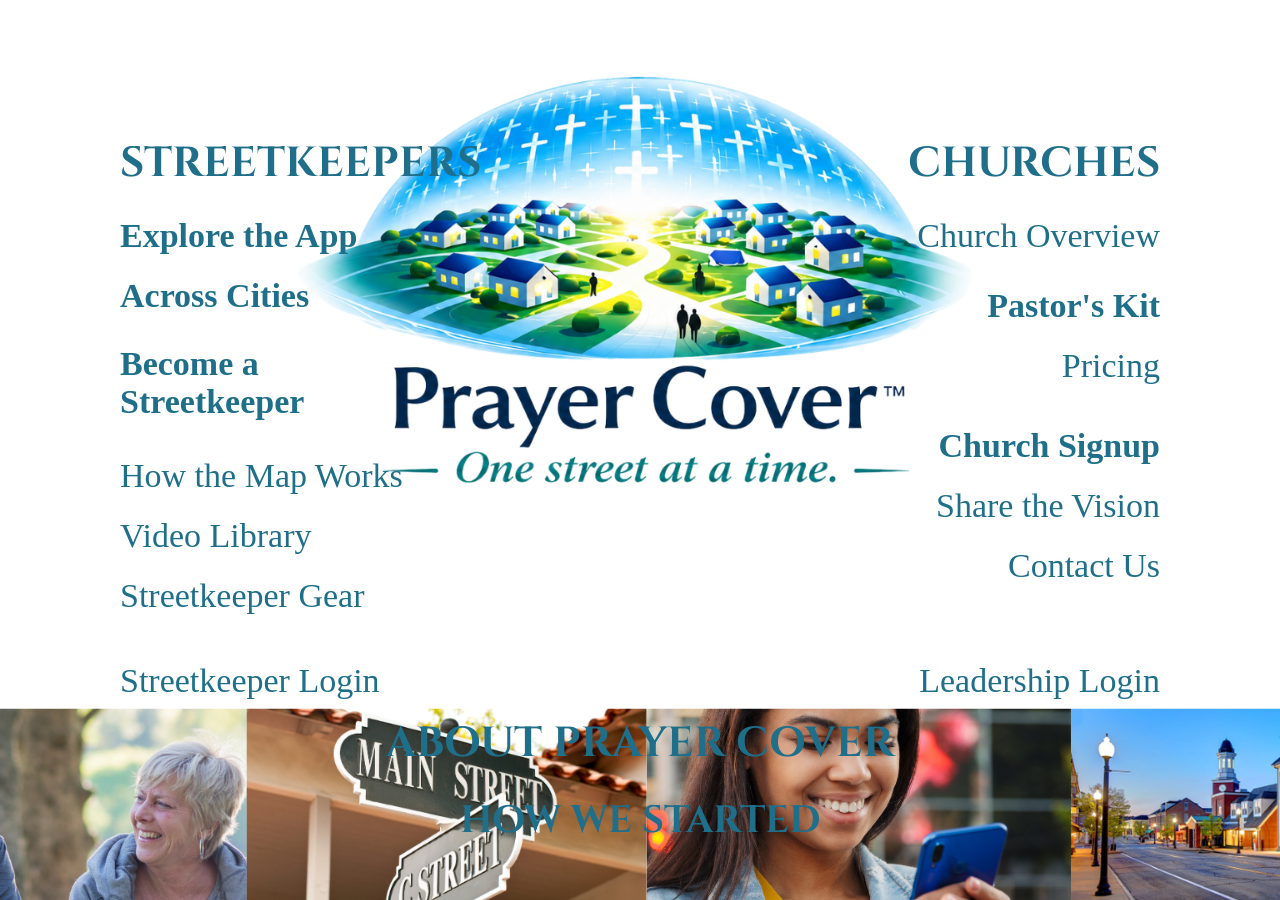
<file: index.html>
<!DOCTYPE html>
<html lang="en">
<head>
  <meta charset="UTF-8">
  <meta
    name="viewport"
    content="width=device-width, initial-scale=1.0"
  >

  <title>Prayer Cover</title>

  <link
    rel="preconnect"
    href="https://fonts.googleapis.com"
  >

  <link
    rel="preconnect"
    href="https://fonts.gstatic.com"
    crossorigin
  >

  <link
    href="https://fonts.googleapis.com/css2?family=Cinzel:wght@400;500;600&display=swap"
    rel="stylesheet"
  >

  <link
    rel="stylesheet"
    href="style.css"
  >
</head>

<body>

  <div class="homePage">

    <!-- ======================================
         STREETKEEPERS
    ======================================= -->

    <div class="streetkeepersHeader">
      <strong>STREETKEEPERS</strong>
    </div>

<a
  class="exploreAppItem"
  href="https://app.joinprayercover.com/?mode=explorer"
>
  <strong>Explore the App</strong>
</a>

   <a
  class="acrossCitiesItem"
  href="https://app.joinprayercover.com/?view=across-cities"
>
  <strong>Across Cities</strong>
</a>

    <div class="becomeStreetkeeperItem">
      <strong>
        Become a<br>
        Streetkeeper
      </strong>
    </div>

    <a
class="howMapWorksItem"
href="how-the-map-works.html"
>
How the Map Works
</a>

    <div class="videoLibraryItem">
      Video Library
    </div>

   <a
  class="streetkeeperGearItem"
  href="streetkeeper-gear.html"
>
  Streetkeeper Gear
</a>

    <div class="streetkeeperLoginItem">
      Streetkeeper Login
    </div>

    <!-- ======================================
         ABOUT PRAYER COVER and 
        HOW WE STARTED
    ======================================= -->

   <a
class="aboutPrayerCoverHeader"
href="about-prayer-cover.html"
>
<strong>ABOUT PRAYER COVER</strong>
</a>

   <a
class="howWeStartedHeader"
href="how-we-started.html"
>
<strong>HOW WE STARTED</strong>
</a> 

    <!-- ======================================
         CHURCHES
    ======================================= -->

    <div class="churchesHeader">
      <strong>CHURCHES</strong>
    </div>

    <a
class="churchOverviewItem"
href="church-overview.html"
>
Church Overview
</a>

   <a
class="pastorKitItem"
href="pastor-kit.html"
>
<strong>Pastor's Kit</strong>
</a>

    <div class="pricingItem">
      Pricing
    </div>
     
    <div class="churchSignupItem">
      <strong>Church Signup</strong>
    </div>

    <div class="shareVisionItem">
      Share the Vision
    </div>

<a
class="contactUsItem"
href="contact-us.html"
>
Contact Us
</a>
    
    <div class="leadershipLoginItem">
      Leadership Login
    </div>

  </div>

  <script src="script.js"></script>

  
</body>
</html>
</file>
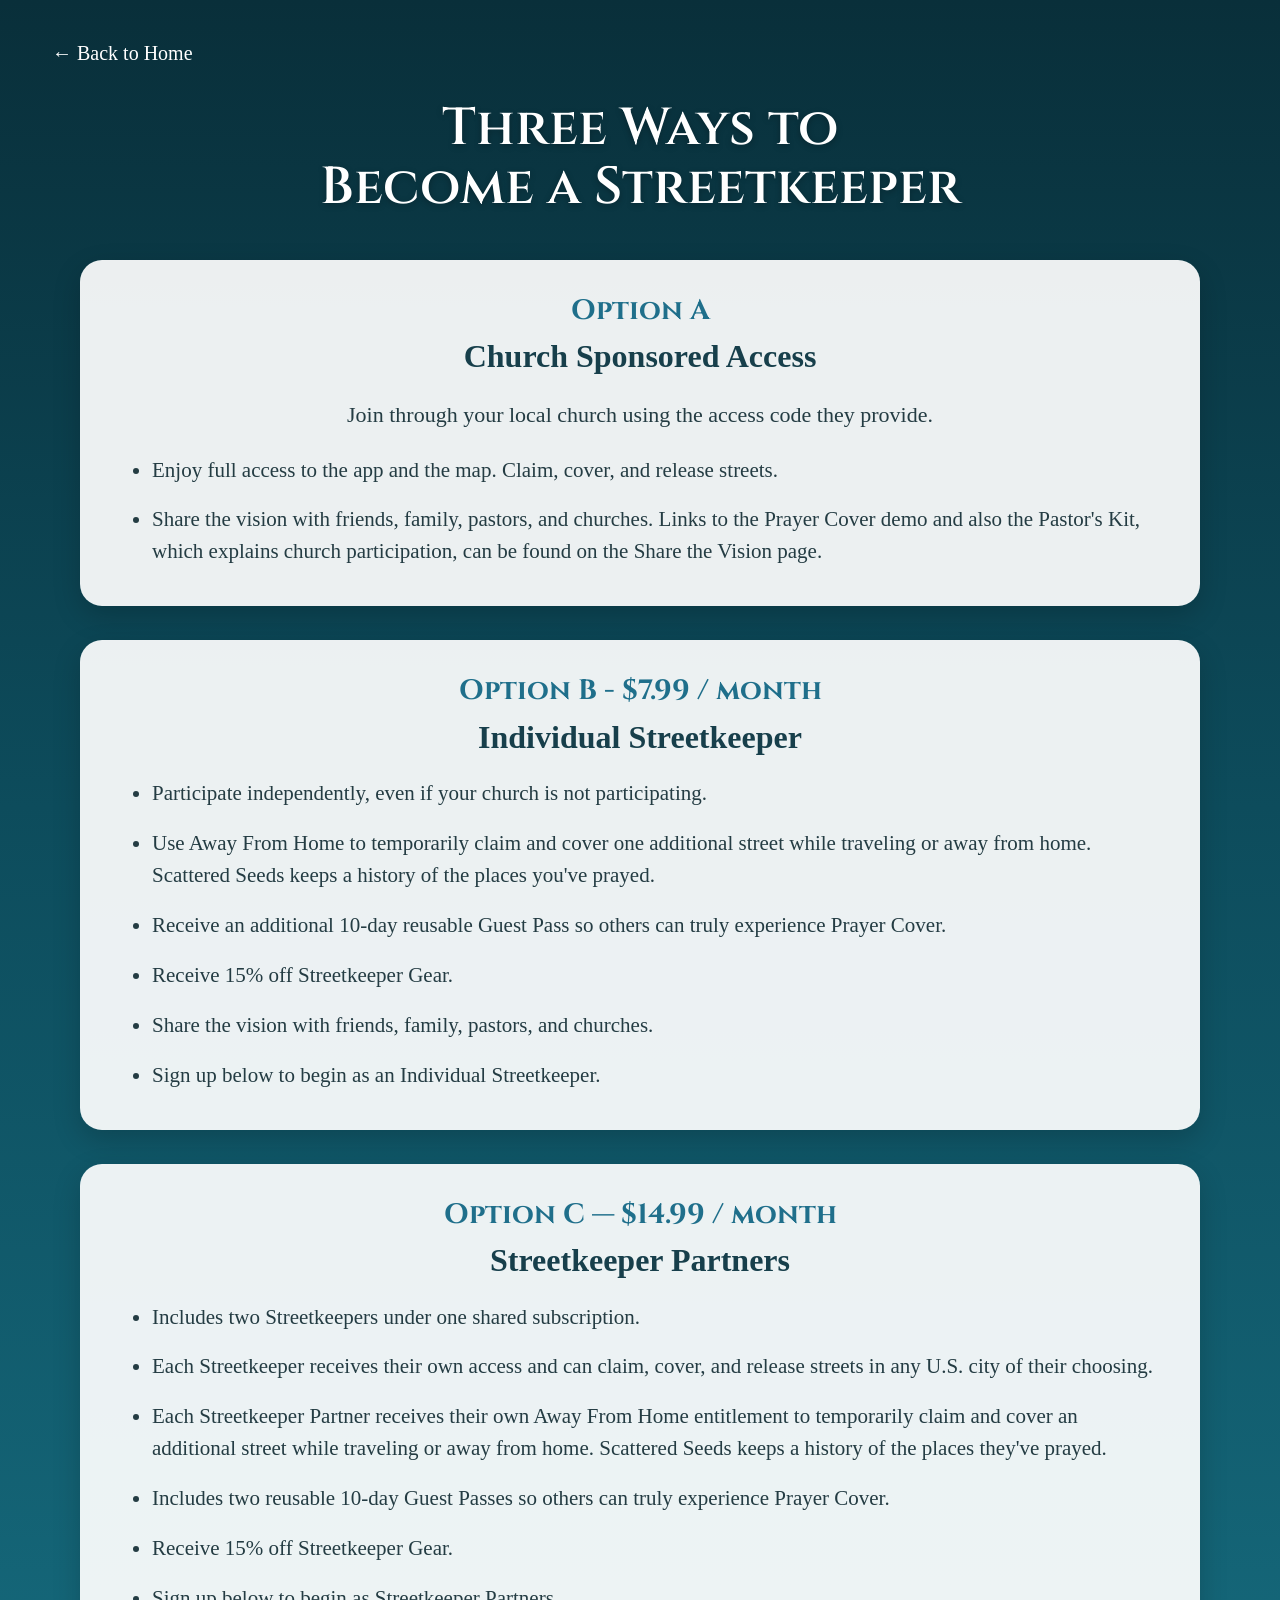
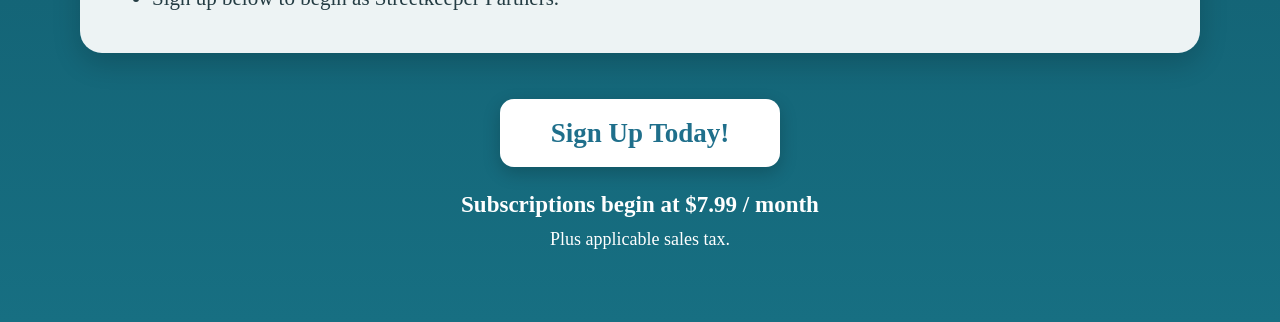
<file: become-a-streetkeeper.html>
<!DOCTYPE html>
<html lang="en">

<head>

  <meta charset="UTF-8">

  <meta
    name="viewport"
    content="width=device-width, initial-scale=1.0"
  >

  <title>
    Become a Streetkeeper | Prayer Cover
  </title>


  <link
    rel="preconnect"
    href="https://fonts.googleapis.com"
  >

  <link
    rel="preconnect"
    href="https://fonts.gstatic.com"
    crossorigin
  >

  <link
    href="https://fonts.googleapis.com/css2?family=Cinzel:wght@400;500;600;700&display=swap"
    rel="stylesheet"
  >


  <link
    rel="stylesheet"
    href="become-a-streetkeeper.css"
  >

</head>


<body>

  <div class="becomeStreetkeeperPage">


    <!-- ======================================
         BACK TO HOME
    ======================================= -->

    <a
      class="becomeStreetkeeperBackHomeLink"
      href="index.html"
    >
      ← Back to Home
    </a>


    <!-- ======================================
         PAGE CONTENT
    ======================================= -->

    <main class="becomeStreetkeeperContent">


      <!-- ======================================
           PAGE TITLE
      ======================================= -->

      <header class="becomeStreetkeeperHeader">

        <h1 class="becomeStreetkeeperTitle">
          Three Ways to<br>
          Become a Streetkeeper
        </h1>

      </header>


      <!-- ======================================
           OPTION A
      ======================================= -->

      <section class="becomeStreetkeeperOptionCard">

        <h2 class="becomeStreetkeeperOptionHeading">
          Option A
        </h2>

        <h3 class="becomeStreetkeeperOptionTitle">
          Church Sponsored Access
        </h3>

        <p class="becomeStreetkeeperOptionIntro">
          Join through your local church using the access code they provide.
        </p>

        <ul class="becomeStreetkeeperBenefits">

          <li>
            Enjoy full access to the app and the map. Claim, cover, and release streets.
          </li>

          <li>
            Share the vision with friends, family, pastors, and churches. Links to the Prayer Cover demo and also the Pastor's Kit, which explains church participation, can be found on the Share the Vision page.
          </li>

        </ul>

      </section>


      <!-- ======================================
           OPTION B
      ======================================= -->

      <section class="becomeStreetkeeperOptionCard">

        <h2 class="becomeStreetkeeperOptionHeading">
          Option B - $7.99 / month
        </h2>

        <h3 class="becomeStreetkeeperOptionTitle">
          Individual Streetkeeper
        </h3>

        <ul class="becomeStreetkeeperBenefits">

          <li>
            Participate independently, even if your church is not participating.
          </li>

          <li>
            Use Away From Home to temporarily claim and cover one additional street while traveling or away from home. Scattered Seeds keeps a history of the places you've prayed.
          </li>

          <li>
            Receive an additional 10-day reusable Guest Pass so others can truly experience Prayer Cover.
          </li>

          <li>
            Receive 15% off Streetkeeper Gear.
          </li>

          <li>
            Share the vision with friends, family, pastors, and churches.
          </li>

          <li>
            Sign up below to begin as an Individual Streetkeeper.
          </li>

        </ul>

      </section>


      <!-- ======================================
           OPTION C
      ======================================= -->

      <section class="becomeStreetkeeperOptionCard">

        <h2 class="becomeStreetkeeperOptionHeading">
          Option C — $14.99 / month
        </h2>

        <h3 class="becomeStreetkeeperOptionTitle">
          Streetkeeper Partners
        </h3>

        <ul class="becomeStreetkeeperBenefits">

          <li>
            Includes two Streetkeepers under one shared subscription.
          </li>

          <li>
            Each Streetkeeper receives their own access and can claim, cover, and release streets in any U.S. city of their choosing.
          </li>

          <li>
            Each Streetkeeper Partner receives their own Away From Home entitlement to temporarily claim and cover an additional street while traveling or away from home. Scattered Seeds keeps a history of the places they've prayed.
          </li>

          <li>
            Includes two reusable 10-day Guest Passes so others can truly experience Prayer Cover.
          </li>

          <li>
            Receive 15% off Streetkeeper Gear.
          </li>

          <li>
            Sign up below to begin as Streetkeeper Partners.
          </li>

        </ul>

      </section>


      <!-- ======================================
           SIGN UP
      ======================================= -->

      <section class="becomeStreetkeeperSignup">

        <button
          type="button"
          class="becomeStreetkeeperSignupButton"
        >
          Sign Up Today!
        </button>

        <p class="becomeStreetkeeperSignupPrice">
          Subscriptions begin at $7.99 / month
        </p>

        <p class="becomeStreetkeeperSalesTax">
          Plus applicable sales tax.
        </p>

      </section>


    </main>

  </div>

</body>

</html>
</file>
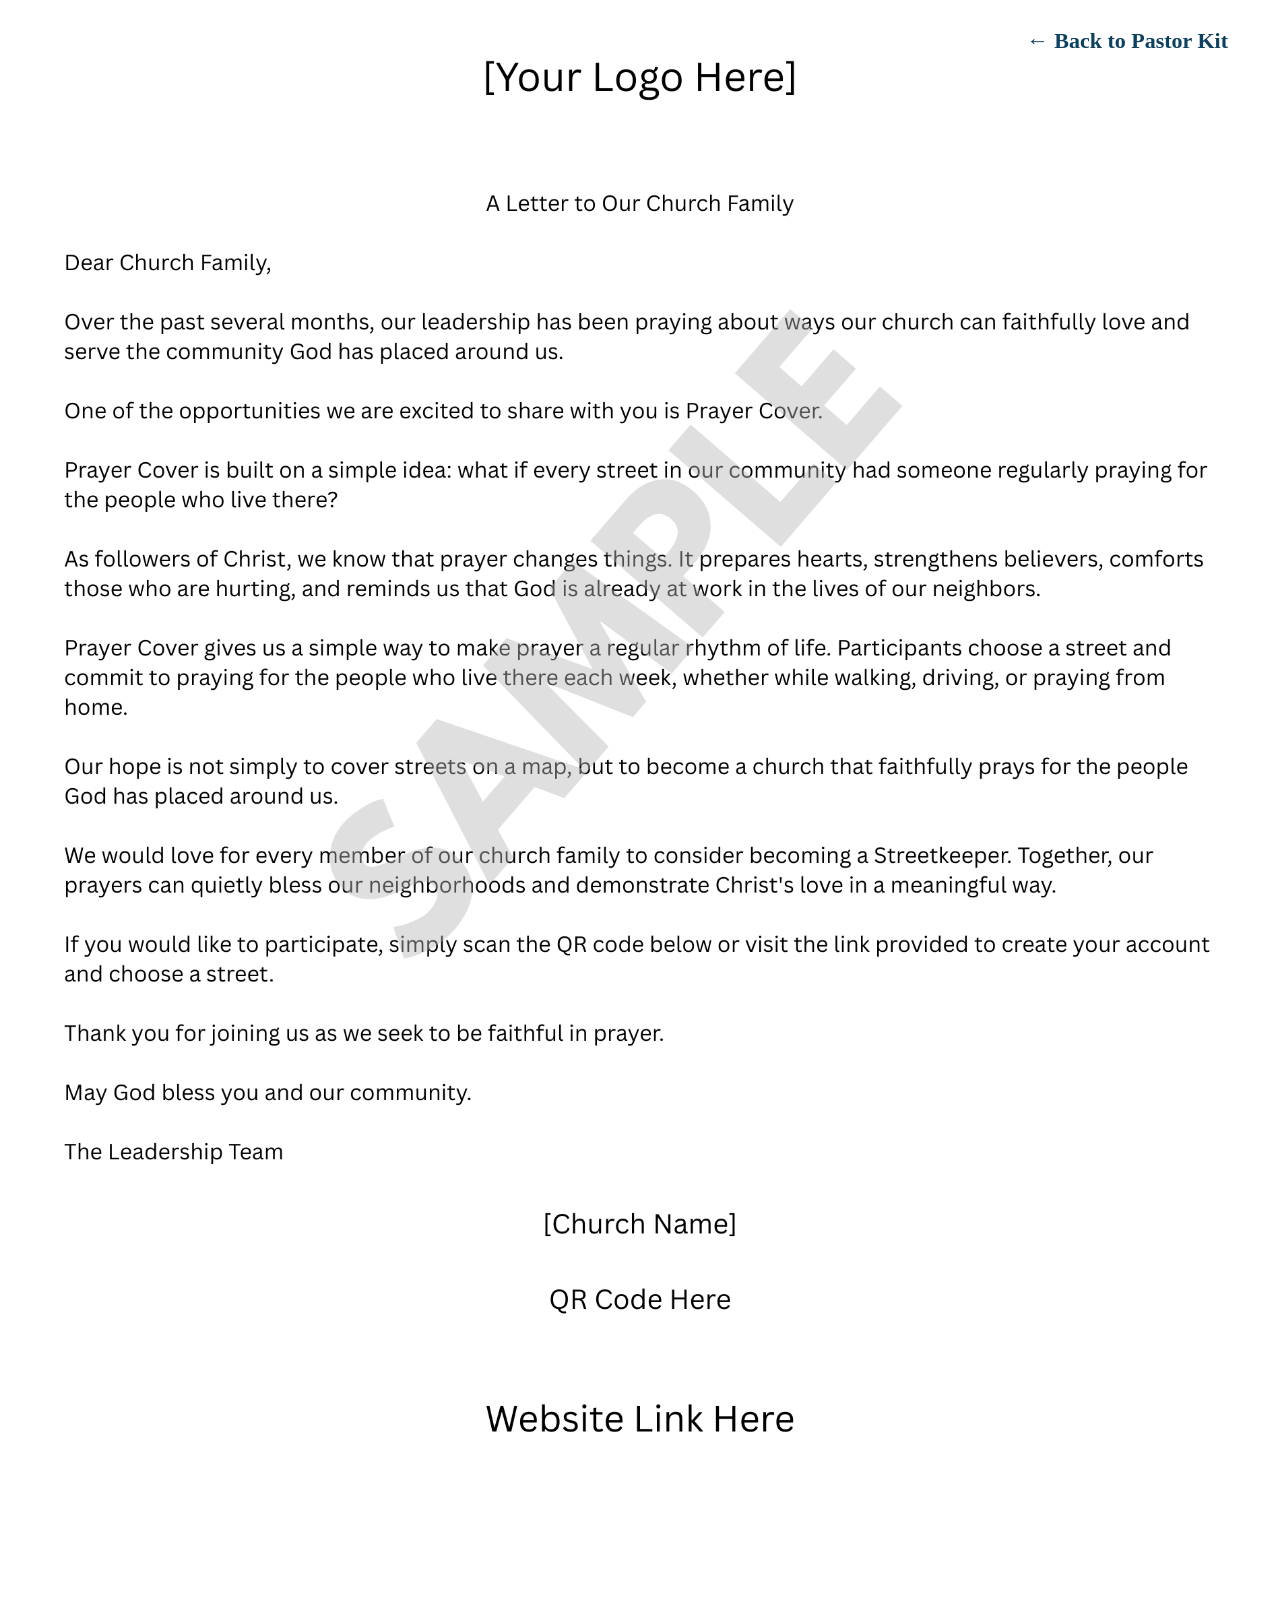
<file: church-member-invitation-letter.html>
<!DOCTYPE html>
<html lang="en">
<head>

<meta charset="UTF-8">

<meta
name="viewport"
content="width=device-width, initial-scale=1.0"
>

<title>
Church Member Invitation Letter
</title>

<link
rel="stylesheet"
href="church-member-invitation-letter.css"
>

</head>

<body>

<div class="churchMemberInvitationPage">

<a
class="churchMemberInvitationBackLink"
href="pastor-kit.html"
>
← Back to Pastor Kit
</a>

</div>

</body>
</html>
</file>
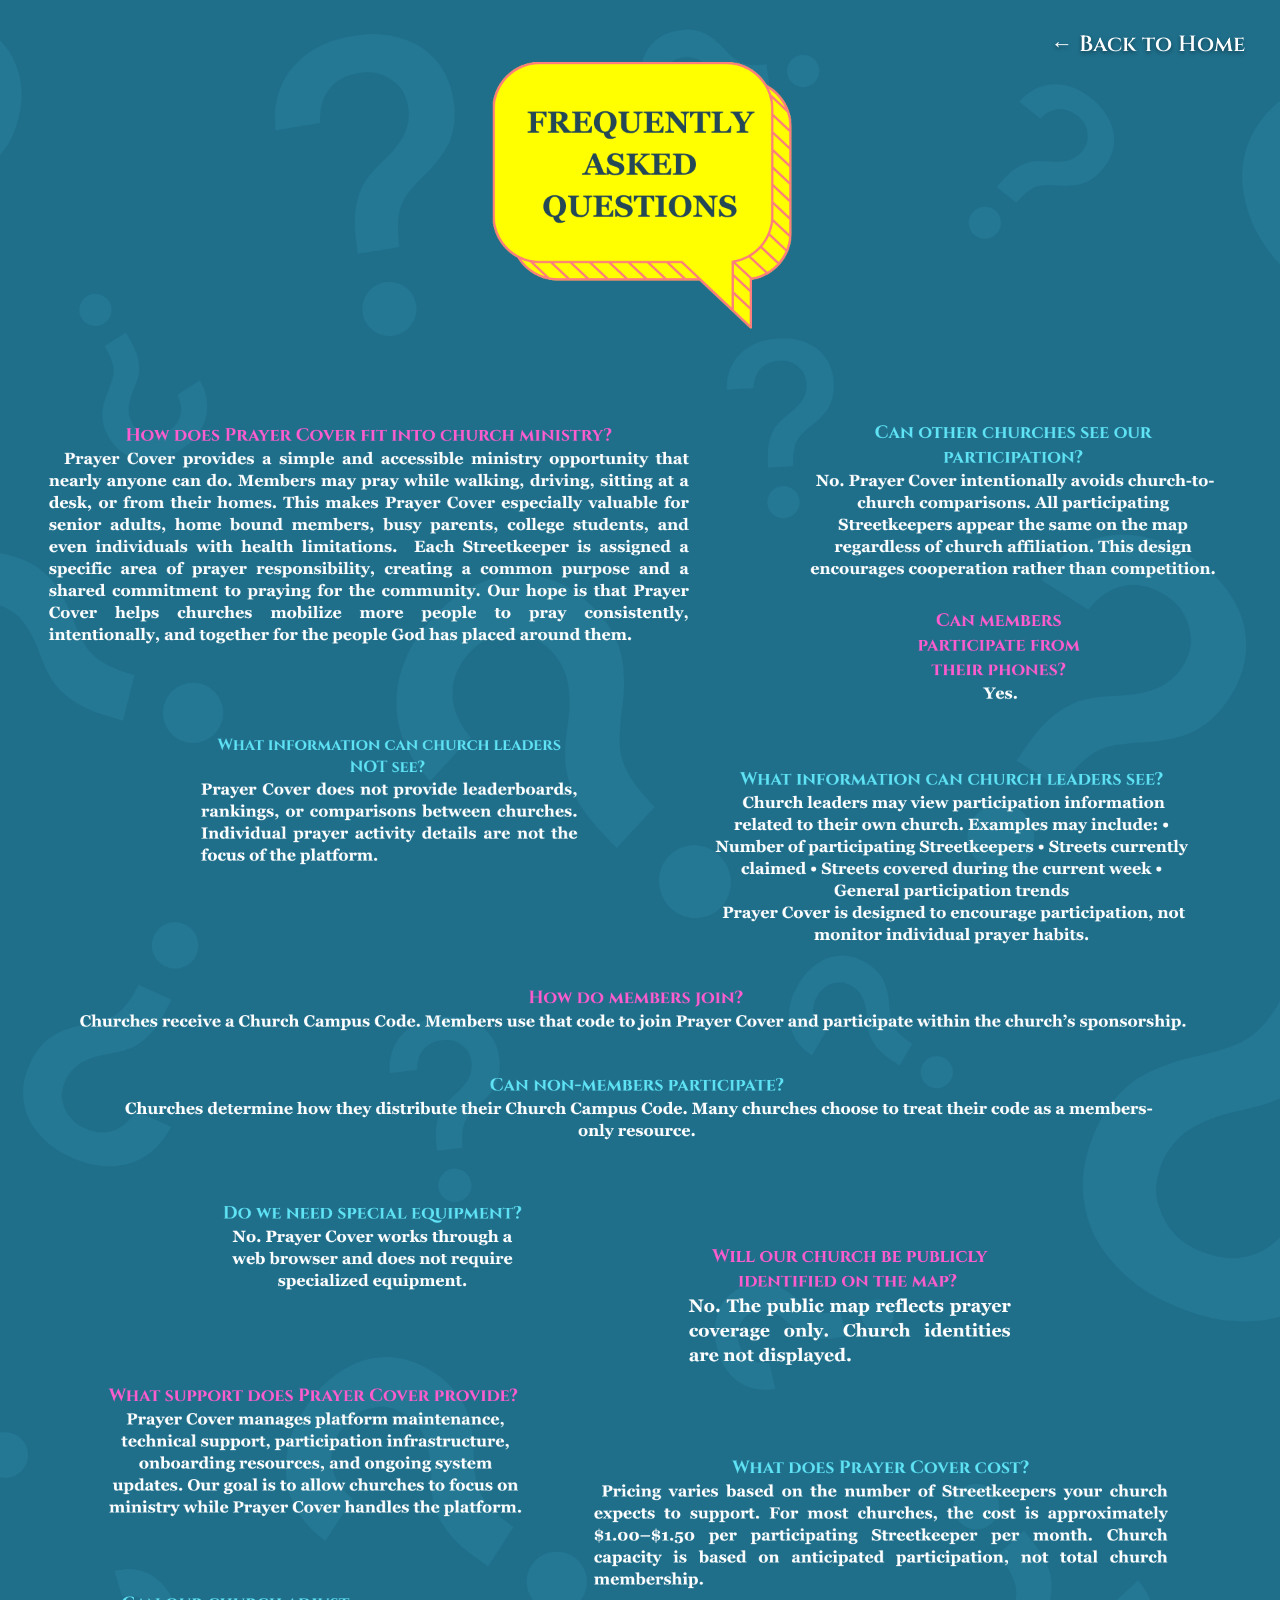
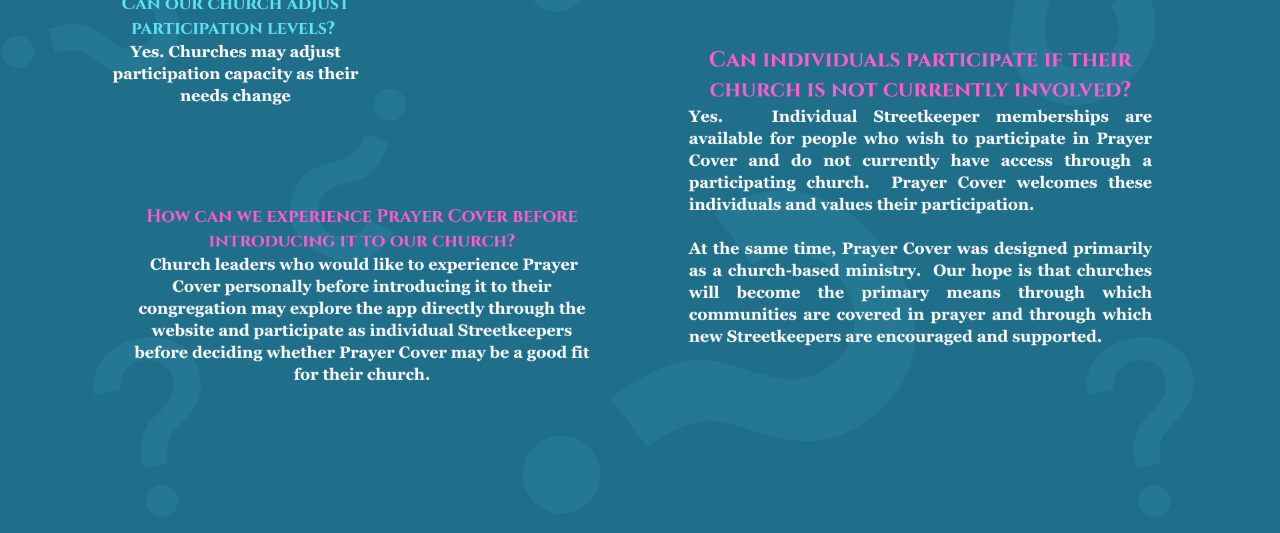
<file: pastor-kit-faq.html>
<!DOCTYPE html>
<html lang="en">
<head>
<meta charset="UTF-8">
<meta name="viewport" content="width=device-width, initial-scale=1.0">

<title>Pastor's Kit FAQ</title>

<link rel="preconnect" href="https://fonts.googleapis.com">
<link rel="preconnect" href="https://fonts.gstatic.com" crossorigin>
<link href="https://fonts.googleapis.com/css2?family=Cinzel:wght@400;500;600&display=swap" rel="stylesheet">

<link rel="stylesheet" href="pastor-kit-faq.css">
</head>

<body>
<div class="pastorFaqPage">

<a class="pastorFaqBackHomeLink" href="index.html">
← Back to Home
</a>

<img
src="JOINPRAYERCOVER-PASTOR-KIT-FAQ.png"
alt="Pastor's Kit FAQ"
class="pastorFaqImage"
>

</div>
</body>
</html>
</file>
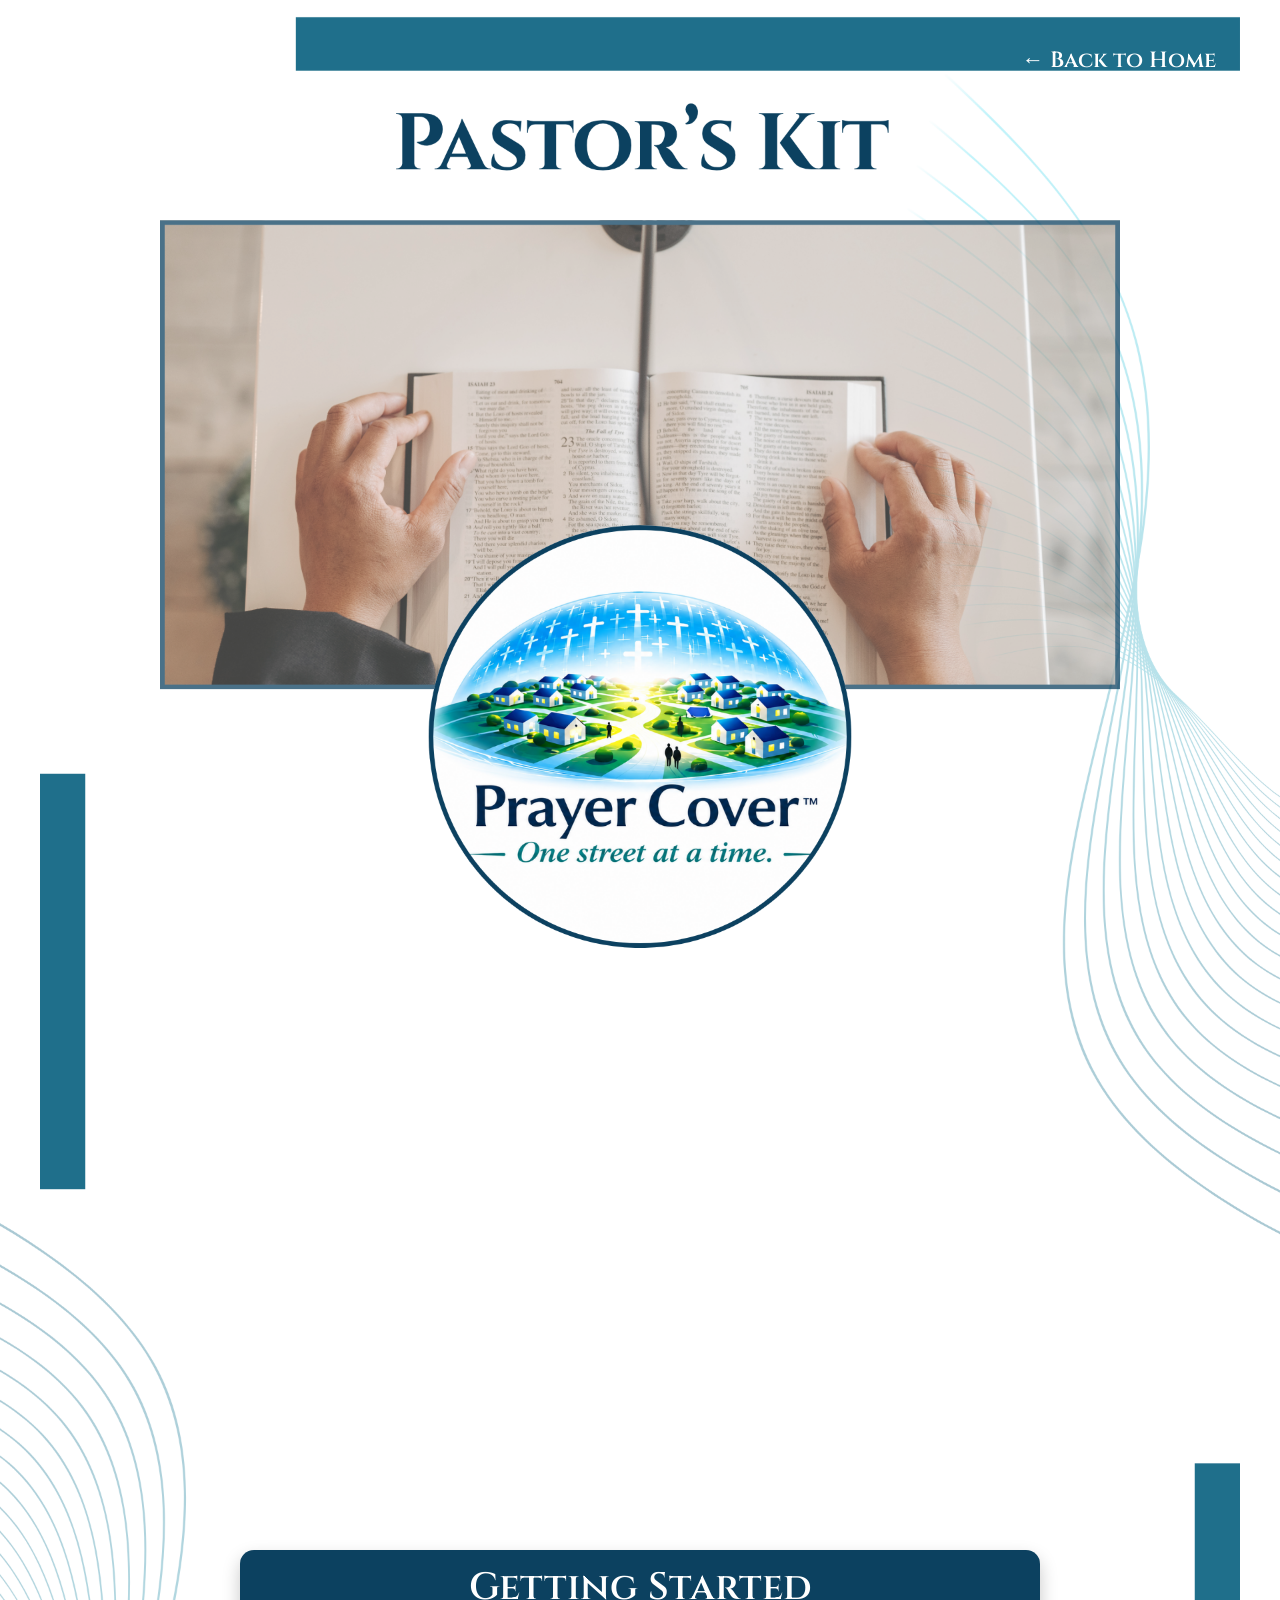
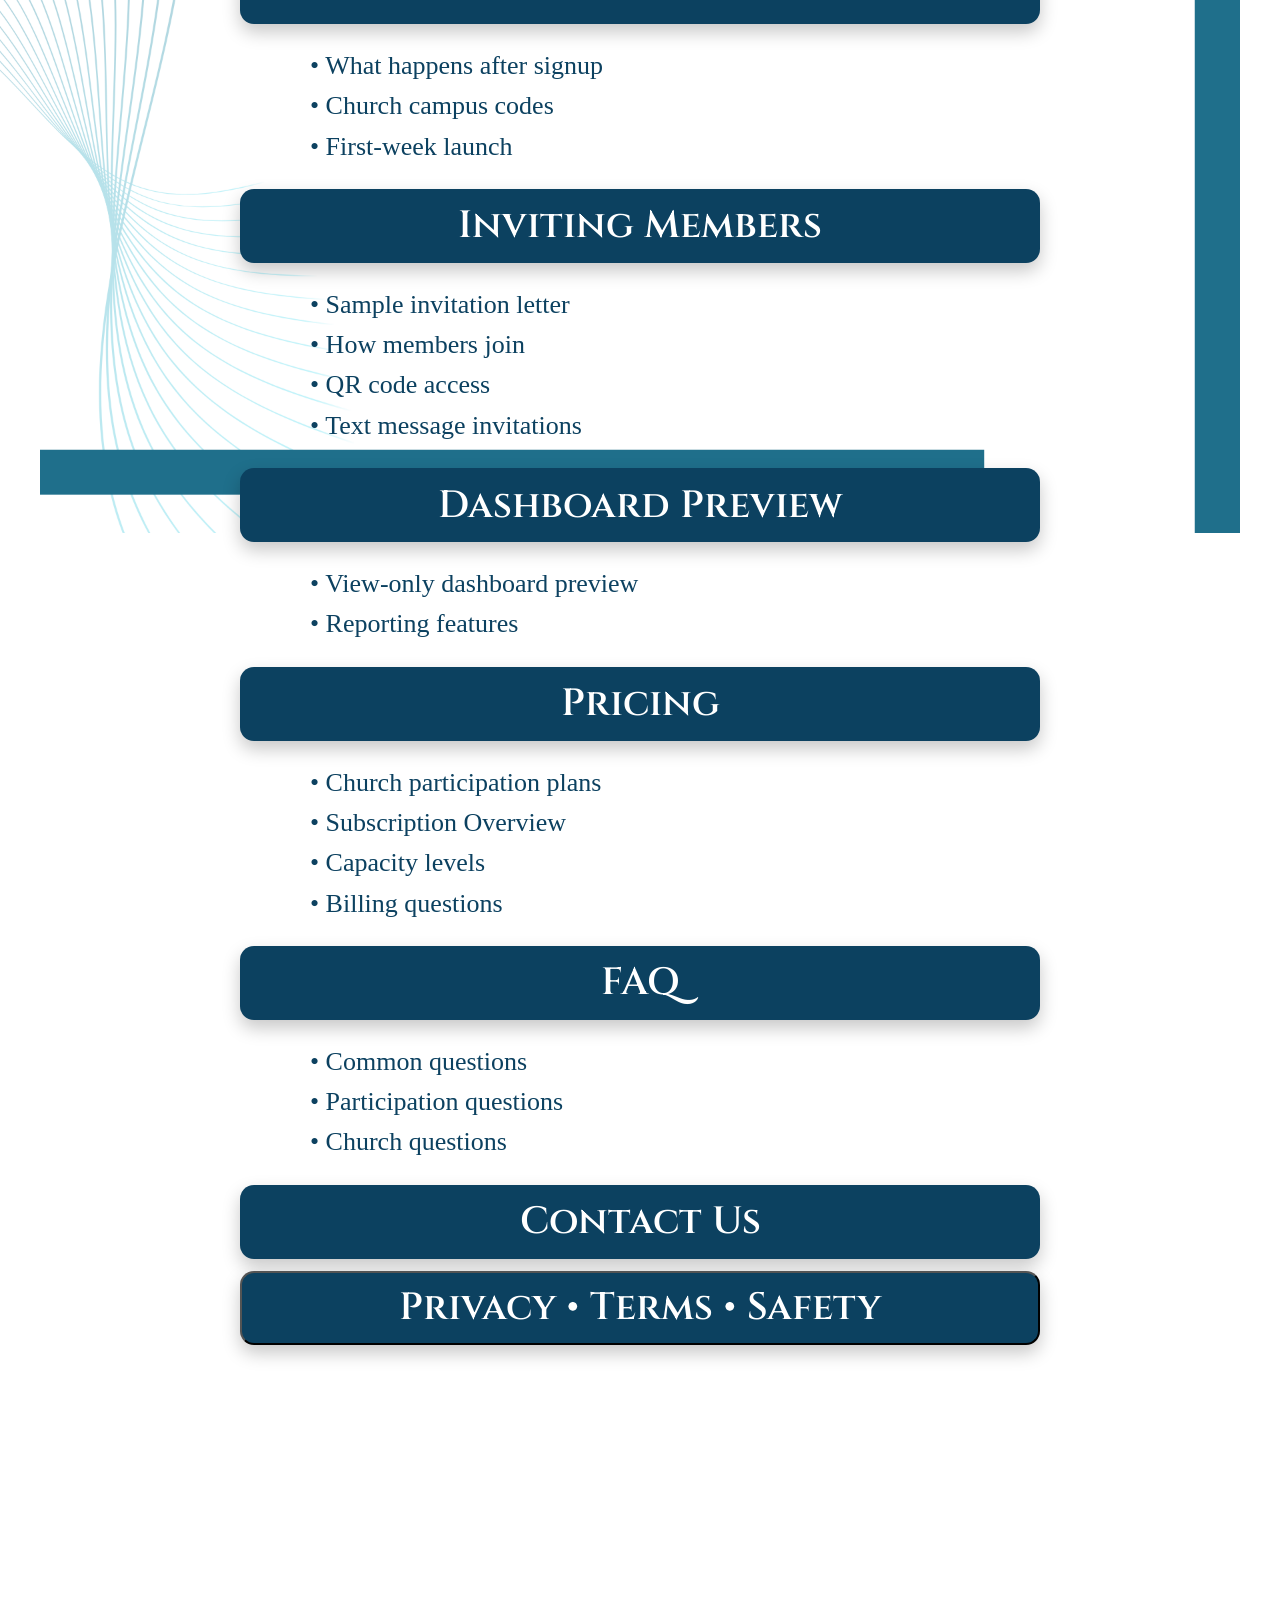
<file: pastor-kit.html>
<!DOCTYPE html>
<html lang="en">
<head>

<meta charset="UTF-8">

<meta
name="viewport"
content="width=device-width, initial-scale=1.0"
>

<title>
Pastor Kit
</title>

<link
rel="preconnect"
href="https://fonts.googleapis.com"
>

<link
rel="preconnect"
href="https://fonts.gstatic.com"
crossorigin
>

<link
href="https://fonts.googleapis.com/css2?family=Cinzel:wght@400;500;600&display=swap"
rel="stylesheet"
>

<link
rel="stylesheet"
href="pastor-kit.css"
>

</head>

<body>

<div class="pastorKitPage">

<a
class="pastorKitBackHomeLink"
href="index.html"
>
← Back to Home
</a>

  <div class="pastorKitTiles">

  <a class="pastorKitTile" href="pastor-kit-getting-started.html">
    Getting Started
  </a>

<div class="pastorKitPreviewText">

  • What happens after signup<br>

  • Church campus codes<br>

  • First-week launch

</div>
    
  <a class="pastorKitTile" href="pastor-kit-inviting-members.html">
    Inviting Members
  </a>

<div class="pastorKitPreviewText">

• Sample invitation letter<br>

• How members join<br>

• QR code access<br>

• Text message invitations

</div>
    
  <a class="pastorKitTile" href="pastor-kit-dashboard-preview.html">
    Dashboard Preview
  </a>

<div class="pastorKitPreviewText">

• View-only dashboard preview<br>

• Reporting features

</div>
    
  <a class="pastorKitTile" href="pastor-kit-pricing.html">
    Pricing
  </a>

<div class="pastorKitPreviewText">

• Church participation plans<br>

• Subscription Overview<br>

• Capacity levels<br>

• Billing questions

</div>
    
  <a class="pastorKitTile" href="pastor-kit-faq.html">
    FAQ
  </a>

<div class="pastorKitPreviewText">

• Common questions<br>

• Participation questions<br>

• Church questions

</div>
    
<a class="pastorKitTile" href="pastor-kit-contact-us.html">
    Contact Us
</a>
    
  <button
  id="legalPoliciesToggle"
  class="pastorKitTile"
>
  Privacy • Terms • Safety
</button>

<div
  id="legalPoliciesLinks"
  class="pastorKitSubLinks hidden"
>

  <a
    class="pastorKitSubTile"
    href="privacy-policy.html"
  >
    Privacy Policy
  </a>

  <a
    class="pastorKitSubTile"
    href="terms-of-use.html"
  >
    Terms of Use
  </a>

  <a
    class="pastorKitSubTile"
    href="safety-guidelines.html"
  >
    Safety Guidelines
  </a>

</div>
    
</div>
  
</div>

<script>
const legalPoliciesToggle =
  document.getElementById(
    "legalPoliciesToggle"
  );

const legalPoliciesLinks =
  document.getElementById(
    "legalPoliciesLinks"
  );

if(
  legalPoliciesToggle &&
  legalPoliciesLinks
){
  legalPoliciesToggle.onclick =
    function(){
      legalPoliciesLinks.classList.toggle(
        "hidden"
      );
    };
}
</script>
  
</body>
</html>
</file>
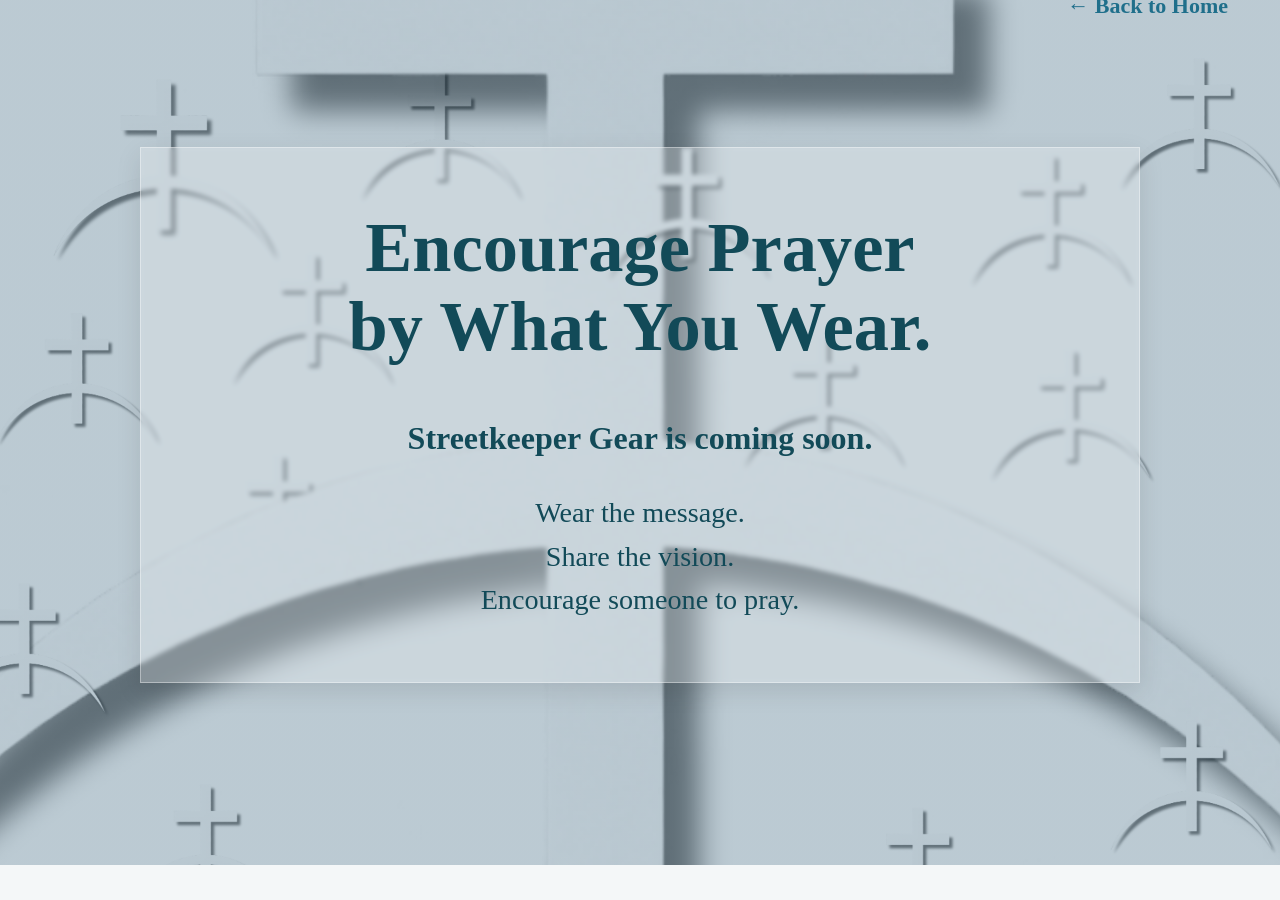
<file: streetkeeper-gear.html>
<!DOCTYPE html>
<html lang="en">

<head>

<meta charset="UTF-8">

<meta
  name="viewport"
  content="width=device-width, initial-scale=1.0"
>

<title>
Streetkeeper Gear | Prayer Cover
</title>

<link
  rel="stylesheet"
  href="streetkeeper-gear.css"
>

</head>


<body>

<div class="streetkeeperGearPage">

  <a
    class="streetkeeperGearBackHomeLink"
    href="index.html"
  >
    ← Back to Home
  </a>


  <main class="streetkeeperGearContent">

    <div class="streetkeeperGearCard">

      <div class="streetkeeperGearText">

        <h1>
          Encourage Prayer<br>
          by What You Wear.
        </h1>

        <p class="streetkeeperGearComingSoon">
          Streetkeeper Gear is coming soon.
        </p>

        <p class="streetkeeperGearMessage">
          Wear the message.<br>
          Share the vision.<br>
          Encourage someone to pray.
        </p>

      </div>

    </div>

  </main>

</div>

</body>

</html>
</file>
<file: style.css>
*{
  box-sizing:border-box;
  margin:0;
  padding:0;
}

html,
body{
  width:100%;
  height:100%;
}

body{
  overflow-x:hidden;
  font-family:Georgia, serif;
  background:#ffffff;
}

.homePage{
  position:relative;
  width:100vw;
  height:100vh;

  background-image:url("JOINPRAYERCOVER-HOME-PAGE.png");
  background-position:center 22px;
  background-repeat:no-repeat;
  background-size:cover;
}

/* ======================================
   STREETKEEPERS HEADER
====================================== */

.streetkeepersHeader{
  position:absolute;
  top:135px;
  left:120px;

  font-family:"Cinzel", serif;
  font-size:42px;
  font-weight:700;
  color:#1f6f8b;
  text-align:left;
}

/* ======================================
   STREETKEEPER ITEMS
====================================== */

.exploreAppItem{
  position:absolute;
  top:215px;
  left:120px;

  font-family:Georgia, serif;
  font-size:34px;
  font-weight:700;
  color:#1f6f8b;
  line-height:1.25;
  cursor:pointer;
  text-decoration:none;
}

.acrossCitiesItem{
  position:absolute;
  top:275px;
  left:120px;

  font-family:Georgia, serif;
  font-size:34px;
  font-weight:700;
  color:#1f6f8b;
  line-height:1.25;
  cursor:pointer;
  text-decoration:none;
}

.becomeStreetkeeperItem{
  position:absolute;
  top:345px;
  left:120px;

  font-family:Georgia, serif;
  font-size:34px;
  font-weight:700;
  color:#1f6f8b;
  line-height:1.12;
  cursor:pointer;
}

.howMapWorksItem{

  position:absolute;
  top:455px;
  left:120px;

  font-family:Georgia, serif;
  font-size:34px;
  font-weight:400;
  color:#1f6f8b;
  line-height:1.25;
  cursor:pointer;

  text-decoration:none;
}


.videoLibraryItem{
  position:absolute;
  top:515px;
  left:120px;

  font-family:Georgia, serif;
  font-size:34px;
  font-weight:400;
  color:#1f6f8b;
  line-height:1.25;
  cursor:pointer;
}

.streetkeeperGearItem{
  position:absolute;
  top:575px;
  left:120px;

  font-family:Georgia, serif;
  font-size:34px;
  font-weight:400;
  color:#1f6f8b;
  line-height:1.25;
  cursor:pointer;
  text-decoration:none;
}

a.streetkeeperGearItem,
a.streetkeeperGearItem:link,
a.streetkeeperGearItem:visited,
a.streetkeeperGearItem:hover,
a.streetkeeperGearItem:active{
  text-decoration:none !important;
  color:#1f6f8b;
}

.streetkeeperLoginItem{
  position:absolute;
  top:660px;
  left:120px;

  font-family:Georgia, serif;
  font-size:34px;
  font-weight:400;
  color:#1f6f8b;
  line-height:1.25;
  cursor:pointer;
}

/* ======================================
   ABOUT PRAYER COVER HEADER and
   HOW WE STARTED HEADER
====================================== */

.aboutPrayerCoverHeader{

  position:absolute;

  top:715px;

  left:50%;

  transform:translateX(-50%);

  font-family:"Cinzel", serif;

  font-size:42px;

  font-weight:700;

  color:#1f6f8b;

  text-align:center;

  text-decoration:none;
}

.howWeStartedHeader{

  position:absolute;

  top:795px;

  left:50%;

  transform:translateX(-50%);

  font-family:"Cinzel", serif;

  font-size:38px;

  font-weight:700;

  color:#1f6f8b;

  text-align:center;

  text-decoration:none;
}

/* ======================================
   CHURCHES HEADER
====================================== */

.churchesHeader{
  position:absolute;
  top:135px;
  right:120px;

  font-family:"Cinzel", serif;
  font-size:42px;
  font-weight:700;
  color:#1f6f8b;
  text-align:right;
}

/* ======================================
   CHURCH ITEMS
====================================== */

.churchOverviewItem{
  position:absolute;
  top:215px;
  right:120px;

  font-family:Georgia, serif;
  font-size:34px;
  font-weight:400;
  color:#1f6f8b;
  line-height:1.25;
  text-align:right;
  cursor:pointer;
  text-decoration:none;
}

.pastorKitItem{
  position:absolute;
  top:285px;
  right:120px;

  font-family:Georgia, serif;
  font-size:34px;
  font-weight:700;
  color:#1f6f8b;
  line-height:1.25;
  text-align:right;
  cursor:pointer;
  text-decoration:none;
}

.pricingItem{
  position:absolute;
  top:345px;
  right:120px;

  font-family:Georgia, serif;
  font-size:34px;
  font-weight:400;
  color:#1f6f8b;
  line-height:1.25;
  text-align:right;
  cursor:pointer;
}

.howItWorksItem{
  position:absolute;
  top:365px;
  right:120px;

  font-family:Georgia, serif;
  font-size:34px;
  font-weight:400;
  color:#1f6f8b;
  line-height:1.25;
  text-align:right;
  cursor:pointer;
}

.churchSignupItem{
  position:absolute;
  top:425px;
  right:120px;

  font-family:Georgia, serif;
  font-size:34px;
  font-weight:700;
  color:#1f6f8b;
  line-height:1.25;
  text-align:right;
  cursor:pointer;
}

.shareVisionItem{
  position:absolute;
  top:485px;
  right:120px;

  font-family:Georgia, serif;
  font-size:34px;
  font-weight:400;
  color:#1f6f8b;
  line-height:1.25;
  text-align:right;
  cursor:pointer;
}

.contactUsItem{
  position:absolute;
  top:545px;
  right:120px;

  font-family:Georgia, serif;
  font-size:34px;
  font-weight:400;
  color:#1f6f8b;
  line-height:1.25;
  text-align:right;
  cursor:pointer;
  text-decoration:none;
}

.leadershipLoginItem{
  position:absolute;
  top:660px;
  right:120px;

  font-family:Georgia, serif;
  font-size:34px;
  font-weight:400;
  color:#1f6f8b;
  line-height:1.25;
  text-align:right;
  cursor:pointer;
}

/* ======================================
   MOBILE LAYOUT
====================================== */

@media (max-width:700px){

  .homePage{
    width:100%;
    min-height:100vh;
    height:auto;

    display:flex;
    flex-direction:column;
    align-items:center;

    background-image:url("JOINPRAYERCOVER-HOME-PAGE.png");
    background-repeat:no-repeat;
    background-position:top center;
    background-size:100% auto;

    padding-top:78vw;
    padding-left:22px;
    padding-right:22px;
    padding-bottom:60px;
  }

  .streetkeepersHeader,
  .exploreAppItem,
  .acrossCitiesItem,
  .becomeStreetkeeperItem,
  .howMapWorksItem,
  .videoLibraryItem,
  .streetkeeperGearItem,
  .streetkeeperLoginItem,
  .aboutPrayerCoverHeader,
  .howWeStartedHeader,
  .churchesHeader,
  .churchOverviewItem,
  .pastorKitItem,
  .pricingItem,
  .churchSignupItem,
  .shareVisionItem,
  .contactUsItem,
  .leadershipLoginItem{
    position:relative;
    top:auto;
    left:auto;
    right:auto;
    transform:none;

    width:100%;
    text-align:center;

    color:#1f6f8b;
  }

  .aboutPrayerCoverHeader{
    order:1;
    margin-top:0;
    margin-bottom:34px;

    font-size:30px;
    line-height:1.2;
  }

  .streetkeepersHeader{
    order:3;
    margin-top:0;
    margin-bottom:12px;

    font-family:Georgia, serif;
    font-size:22px;
    font-weight:700;
    line-height:1.2;
  }

  .exploreAppItem{
    order:4;
  }

  .acrossCitiesItem{
    order:5;
  }

  .becomeStreetkeeperItem{
    order:6;
  }

  .howMapWorksItem{
    order:7;
  }

  .videoLibraryItem{
    order:8;
  }

  .streetkeeperGearItem{
    order:9;
  }

  .streetkeeperLoginItem{
    order:10;
    margin-bottom:42px;
  }

  .churchesHeader{
    order:11;
    margin-bottom:12px;

    font-family:Georgia, serif;
    font-size:22px;
    font-weight:700;
    line-height:1.2;
  }

  .churchOverviewItem{
    order:12;
  }

  .pastorKitItem{
    order:13;
  }

  .pricingItem{
    order:14;
  }

  .churchSignupItem{
    order:15;
  }

  .shareVisionItem{
    order:16;
  }

  .contactUsItem{
    order:17;
  }
  
  .leadershipLoginItem{
    order:18;
    margin-bottom:42px;
  }

  .howWeStartedHeader{
    order:2;
    margin-bottom:38px;

    font-size:28px;
    line-height:1.2;
  }

  .exploreAppItem,
  .acrossCitiesItem,
  .becomeStreetkeeperItem,
  .howMapWorksItem,
  .videoLibraryItem,
  .streetkeeperGearItem,
  .streetkeeperLoginItem,
  .churchOverviewItem,
  .pastorKitItem,
  .pricingItem,
  .churchSignupItem,
  .shareVisionItem,
  .contactUsItem,
  .leadershipLoginItem{
    margin-bottom:16px;

    font-size:26px;
    line-height:1.18;
  }

}
</file>
<file: become-a-streetkeeper.css>
/* ======================================
   BECOME A STREETKEEPER
   WEBSITE PAGE
====================================== */

*{
  box-sizing:border-box;
  margin:0;
  padding:0;
}


html,
body{
  width:100%;
  min-height:100%;
}


body{
  overflow-x:hidden;
  font-family:Georgia, serif;
  background:#0b3945;
}


/* ======================================
   PAGE ENVIRONMENT
====================================== */

.becomeStreetkeeperPage{
  position:relative;
  width:100%;
  min-height:100vh;

  background:
    linear-gradient(
      180deg,
      #092f3a 0%,
      #0d4c5c 42%,
      #176f82 100%
    );

  padding:42px 28px 70px;
}


/* ======================================
   BACK TO HOME
====================================== */

.becomeStreetkeeperBackHomeLink{
  position:relative;
  z-index:2;

  display:inline-block;

  margin-left:24px;
  margin-bottom:34px;

  font-family:Georgia, serif;
  font-size:20px;
  font-weight:400;

  color:#ffffff;

  text-decoration:none;
}


.becomeStreetkeeperBackHomeLink:link,
.becomeStreetkeeperBackHomeLink:visited,
.becomeStreetkeeperBackHomeLink:hover,
.becomeStreetkeeperBackHomeLink:active{
  color:#ffffff;
  text-decoration:none;
}


/* ======================================
   MAIN CONTENT
====================================== */

.becomeStreetkeeperContent{
  width:100%;
  max-width:1120px;

  margin:0 auto;
}


/* ======================================
   PAGE HEADER
====================================== */

.becomeStreetkeeperHeader{
  width:100%;

  margin-bottom:42px;

  text-align:center;
}


.becomeStreetkeeperTitle{
  font-family:"Cinzel", serif;

  font-size:52px;
  line-height:1.14;

  font-weight:600;

  color:#ffffff;

  text-align:center;

  text-shadow:
    0 2px 6px rgba(0,0,0,0.28);
}


/* ======================================
   OPTION CARDS
====================================== */

.becomeStreetkeeperOptionCard{
  width:100%;

  margin-bottom:34px;

  padding:34px 42px 38px;

  background:
    rgba(
      255,
      255,
      255,
      0.92
    );

  border-radius:22px;

  box-shadow:
    0 10px 28px rgba(0,0,0,0.18);
}


/* ======================================
   OPTION HEADINGS
====================================== */

.becomeStreetkeeperOptionHeading{
  margin-bottom:10px;

  font-family:"Cinzel", serif;

  font-size:28px;
  line-height:1.2;

  font-weight:700;

  color:#1f6f8b;

  text-align:center;
}


.becomeStreetkeeperOptionTitle{
  margin-bottom:22px;

  font-family:Georgia, serif;

  font-size:32px;
  line-height:1.2;

  font-weight:700;

  color:#173f4b;

  text-align:center;
}


/* ======================================
   OPTION INTRO
====================================== */

.becomeStreetkeeperOptionIntro{
  max-width:850px;

  margin:0 auto 24px;

  font-size:22px;
  line-height:1.5;

  color:#243c43;

  text-align:center;
}


/* ======================================
   BENEFITS
====================================== */

.becomeStreetkeeperBenefits{
  width:100%;

  padding-left:30px;

  font-size:21px;
  line-height:1.52;

  color:#243c43;
}


.becomeStreetkeeperBenefits li{
  margin-bottom:18px;
}


.becomeStreetkeeperBenefits li:last-child{
  margin-bottom:0;
}


/* ======================================
   SIGN UP AREA
====================================== */

.becomeStreetkeeperSignup{
  width:100%;

  padding-top:12px;

  text-align:center;
}


/* ======================================
   SIGN UP BUTTON
   VISUAL ONLY — NOT WIRED
====================================== */

.becomeStreetkeeperSignupButton{
  display:inline-block;

  min-width:280px;

  padding:16px 34px;

  border:2px solid rgba(255,255,255,0.9);

  border-radius:14px;

  background:#ffffff;

  font-family:Georgia, serif;

  font-size:27px;
  line-height:1.2;

  font-weight:700;

  color:#1f6f8b;

  cursor:default;

  box-shadow:
    0 6px 18px rgba(0,0,0,0.20);
}


/* ======================================
   SIGN UP PRICE
====================================== */

.becomeStreetkeeperSignupPrice{
  margin-top:22px;

  font-size:23px;
  line-height:1.35;

  font-weight:700;

  color:#ffffff;
}


.becomeStreetkeeperSalesTax{
  margin-top:7px;

  font-size:18px;
  line-height:1.35;

  color:#ffffff;
}


/* ======================================
   MOBILE LAYOUT
====================================== */

@media (max-width:700px){

  .becomeStreetkeeperPage{
    min-height:100vh;

    padding:
      22px
      16px
      48px;
  }


  .becomeStreetkeeperBackHomeLink{
    margin-left:2px;
    margin-bottom:28px;

    font-size:17px;
  }


  .becomeStreetkeeperContent{
    max-width:100%;
  }


  .becomeStreetkeeperHeader{
    margin-bottom:30px;
  }


  .becomeStreetkeeperTitle{
    font-size:34px;
    line-height:1.16;
  }


  .becomeStreetkeeperOptionCard{
    margin-bottom:24px;

    padding:
      26px
      22px
      28px;

    border-radius:18px;
  }


  .becomeStreetkeeperOptionHeading{
    margin-bottom:8px;

    font-size:22px;
    line-height:1.22;
  }


  .becomeStreetkeeperOptionTitle{
    margin-bottom:20px;

    font-size:27px;
    line-height:1.2;
  }


  .becomeStreetkeeperOptionIntro{
    margin-bottom:22px;

    font-size:19px;
    line-height:1.48;
  }


  .becomeStreetkeeperBenefits{
    padding-left:24px;

    font-size:18px;
    line-height:1.5;
  }


  .becomeStreetkeeperBenefits li{
    margin-bottom:17px;
  }


  .becomeStreetkeeperSignup{
    padding-top:8px;
  }


  .becomeStreetkeeperSignupButton{
    width:100%;
    min-width:0;

    max-width:330px;

    padding:
      15px
      22px;

    font-size:24px;

    border-radius:13px;
  }


  .becomeStreetkeeperSignupPrice{
    margin-top:20px;

    font-size:20px;
  }


  .becomeStreetkeeperSalesTax{
    margin-top:6px;

    font-size:16px;
  }

}
</file>
<file: church-member-invitation-letter.css>
body{
margin:0;
padding:0;
background:#ffffff;
overflow-x:hidden;
}

.churchMemberInvitationPage{

position:relative;

width:100vw;

min-height:2200px;

background-image:
url("JOINPRAYERCOVER-CHURCH-MEMBER-INVITATION-LETTER.png");

background-position:
top center;

background-repeat:
no-repeat;

background-size:
100% auto;
}

.churchMemberInvitationBackLink{

position:absolute;

top:28px;
right:52px;

z-index:20;

font-family:Georgia, serif;

font-size:22px;

font-weight:600;

color:#0C4160;

text-decoration:none;
}

/* ======================================
   MOBILE LAYOUT
====================================== */

@media (max-width:700px){

  .churchMemberInvitationPage{

    min-height:2400px;

    background-image:
      url("JOINPRAYERCOVER-CHURCH-MEMBER-INVITATION-LETTER-MOBILE.png");

    background-position:
      top center;

    background-repeat:
      no-repeat;

    background-size:
      100% auto;
  }

  .churchMemberInvitationBackLink{

    top:10px;
    right:10px;

    left:auto;

    font-size:10px;

    color:#0C4160;
  }

}
</file>
<file: pastor-kit-faq.css>
body{
margin:0;
padding:0;
background:#ffffff;
overflow-x:hidden;
}

.pastorFaqPage{
position:relative;
width:100%;
}

.pastorFaqBackHomeLink{
position:absolute;
top:30px;
right:35px;
z-index:20;

font-family:"Cinzel", serif;
font-size:22px;
font-weight:600;

color:#ffffff;
text-decoration:none;
text-shadow:0 2px 4px rgba(0,0,0,0.45);
}

.pastorFaqBackHomeLink:hover{
text-decoration:underline;
}

.pastorFaqImage{
display:block;
width:100%;
height:auto;
}

/* ======================================
   MOBILE LAYOUT
====================================== */

@media (max-width:700px){

  .pastorFaqPage{
    min-height:278vw;

    background-image:
      url("JOINPRAYERCOVER-PASTOR-KIT-FAQ-MOBILE.png");

    background-position:
      top center;

    background-repeat:
      no-repeat;

    background-size:
      100% auto;
  }

  .pastorFaqImage{
    display:none;
  }

  .pastorFaqBackHomeLink{
    top:8px;
    left:8px;
    right:auto;

    font-size:8px;

    color:#0c4160;

    text-shadow:none;

    z-index:20;
  }

}
</file>
<file: pastor-kit.css>
body{
margin:0;
padding:0;
background:#ffffff;
overflow-x:hidden;
}

.pastorKitPage{
position:relative;
width:100vw;
min-height:3200px;

background-image:
url("JOINPRAYERCOVER-PASTOR-KIT-HOMEPAGE.png");

background-position:
top center;

background-repeat:
no-repeat;

background-size:
100% auto;
}

.pastorKitBackHomeLink{
position:absolute;
top:46px;
right:64px;
z-index:20;

font-family:"Cinzel", serif;
font-size:22px;
font-weight:600;

color:white;

text-decoration:none;

}

/* ======================================
   PASTOR KIT TILES
====================================== */

.pastorKitTiles{
position:absolute;
top:1550px;
left:50%;
transform:translateX(-50%);

width:800px;

display:flex;
flex-direction:column;
gap:12px;

z-index:10;
}

.pastorKitTile{
display:flex;
align-items:center;
justify-content:center;

height:74px;

font-family:"Cinzel", serif;
font-size:38px;
font-weight:600;

color:#ffffff;
background:#0C4160;

text-decoration:none;

border-radius:14px;

box-shadow:
0 8px 18px rgba(0,0,0,0.22);
}

/* ======================================
   LEGAL SUBMENU
====================================== */

.hidden{
display:none;
}

.pastorKitSubLinks{
display:flex;
flex-direction:column;
gap:14px;

margin-top:-8px;
margin-bottom:12px;
}

.pastorKitSubTile{
display:flex;
align-items:center;
justify-content:center;

height:58px;

font-family:"Cinzel", serif;
font-size:20px;
font-weight:600;

color:#0C4160;
background:#ffffff;

text-decoration:none;

border:2px solid #0C4160;

border-radius:12px;
}

.hidden{
   display:none;
}

.pastorKitPreviewText{

  width:760px;

  margin-top:10px;
  margin-bottom:10px;
  margin-left:70px;

  font-family:Georgia, serif;

  font-size:26px;

  line-height:1.55;

  color:#0C4160;

  text-align:left;
}

/* ======================================
   MOBILE LAYOUT
====================================== */

@media (max-width:700px){

   .pastorKitPreviewText{
      display:none;
   }

  .pastorKitPage{
    min-height:240vw;

    background-image:
      url("JOINPRAYERCOVER-PASTOR-KIT-HOMEPAGE-MOBILE.png");

    background-position:
      top center;

    background-repeat:
      no-repeat;

    background-size:
      100% auto;
  }

  .pastorKitBackHomeLink{
    top:12px;
    left:8px;
    right:auto;

    font-size:8px;
    color:#1f6f8b;

    z-index:20;
  }

.pastorKitTiles{
    top:68vw;
    width:74vw;
    gap:16px;
  }

  .pastorKitTile{
    height:44px;

    font-size:14px;

    border-radius:10px;
  }

.pastorKitSubLinks{
    gap:10px;
  }

  .pastorKitSubTile{
    height:44px;

    font-size:14px;
  }
  
}
</file>
<file: streetkeeper-gear.css>
/* ======================================
   STREETKEEPER GEAR PAGE
====================================== */

*{
  box-sizing:border-box;
  margin:0;
  padding:0;
}

html,
body{
  width:100%;
  min-height:100%;
}

body{
  background:#f4f7f8;
  font-family:Georgia, serif;
}


/* ======================================
   PAGE
====================================== */

.streetkeeperGearPage{
  position:relative;
  transform:translateY(-35px);

  width:100vw;
  min-height:100vh;

  overflow-x:hidden;
}


/* ======================================
   ESTABLISHED PRAYER COVER
   DESKTOP BACKGROUND TREATMENT
====================================== */

@media (min-width:900px) and (min-aspect-ratio:4/3){

  .streetkeeperGearPage{
    background-image:
      linear-gradient(
        rgba(12,65,96,0.28),
        rgba(12,65,96,0.28)
      ),
      url("desktop-card-overlay.png"),
      linear-gradient(
        to bottom,
        #0C3045 0%,
        #0C4160 48%,
        #1F6F8B 100%
      );

    background-size:
      cover,
      cover,
      cover;

    background-position:
      center center,
      center center,
      center center;

    background-repeat:
      no-repeat,
      no-repeat,
      no-repeat;
  }

}


/* ======================================
   BACK TO HOME
====================================== */

.streetkeeperGearBackHomeLink{
  position:absolute;

  top:28px;
  right:52px;

  z-index:20;

  font-family:Georgia, serif;
  font-size:22px;
  font-weight:600;

  color:#1f6f8b;

  text-decoration:none;
}


/* ======================================
   PAGE CONTENT
====================================== */

.streetkeeperGearContent{
  display:flex;

  align-items:center;
  justify-content:center;

  width:100%;
  min-height:100vh;

  padding:
    70px 50px;

  box-sizing:border-box;
}


/* ======================================
   DESKTOP CARD OVERLAY
====================================== */

.streetkeeperGearCard{
  position:relative;

  display:flex;

  align-items:center;
  justify-content:center;

  width:
    calc(100% - 100px);

  max-width:1000px;

  min-height:500px;

  padding:
    60px 70px;

  box-sizing:border-box;

background:
  rgba(255,255,255,0.24);

border:
  1px solid
  rgba(255,255,255,0.38);

box-shadow:
  0 8px 24px
  rgba(0,0,0,0.10);

backdrop-filter:
  blur(2px);

-webkit-backdrop-filter:
  blur(2px);

/* ======================================
   CARD TEXT
====================================== */

.streetkeeperGearText{
  position:relative;

  width:82%;

  text-align:center;

  color:#124A58;

  z-index:2;
}


.streetkeeperGearText h1{
  margin:0;

  font-family:
    "Cinzel",
    Georgia,
    serif;

  font-size:
    clamp(58px, 5.5vw, 108px);

  line-height:1.12;

  font-weight:700;
}


.streetkeeperGearComingSoon{
  margin-top:52px;

  font-family:Georgia, serif;

  font-size:
    clamp(30px, 2.5vw, 48px);

  line-height:1.3;

  font-weight:700;
}


.streetkeeperGearMessage{
  margin-top:32px;

  font-family:Georgia, serif;

  font-size:
    clamp(27px, 2.2vw, 42px);

  line-height:1.55;
}


/* ============================================================
   MOBILE LAYOUT
============================================================ */

@media (max-width:700px){

  .streetkeeperGearPage{
    min-height:100vh;
  }


  .streetkeeperGearBackHomeLink{
    top:10px;
    right:10px;
    left:auto;

    font-size:10px;
  }


  .streetkeeperGearContent{
    min-height:100vh;

    padding:
      55px 12px 30px 12px;
  }


  .streetkeeperGearCard{
    width:
      calc(100vw - 24px);

    min-height:650px;

    padding:
      65px 32px;

    background-size:
      100% 100%;
  }


  .streetkeeperGearText{
    width:90%;
  }


  .streetkeeperGearText h1{
    font-size:
      clamp(36px, 10vw, 54px);

    line-height:1.15;
  }


  .streetkeeperGearComingSoon{
    margin-top:38px;

    font-size:
      clamp(22px, 6vw, 30px);
  }


  .streetkeeperGearMessage{
    margin-top:26px;

    font-size:
      clamp(20px, 5.4vw, 27px);

    line-height:1.5;
  }

}
</file>
